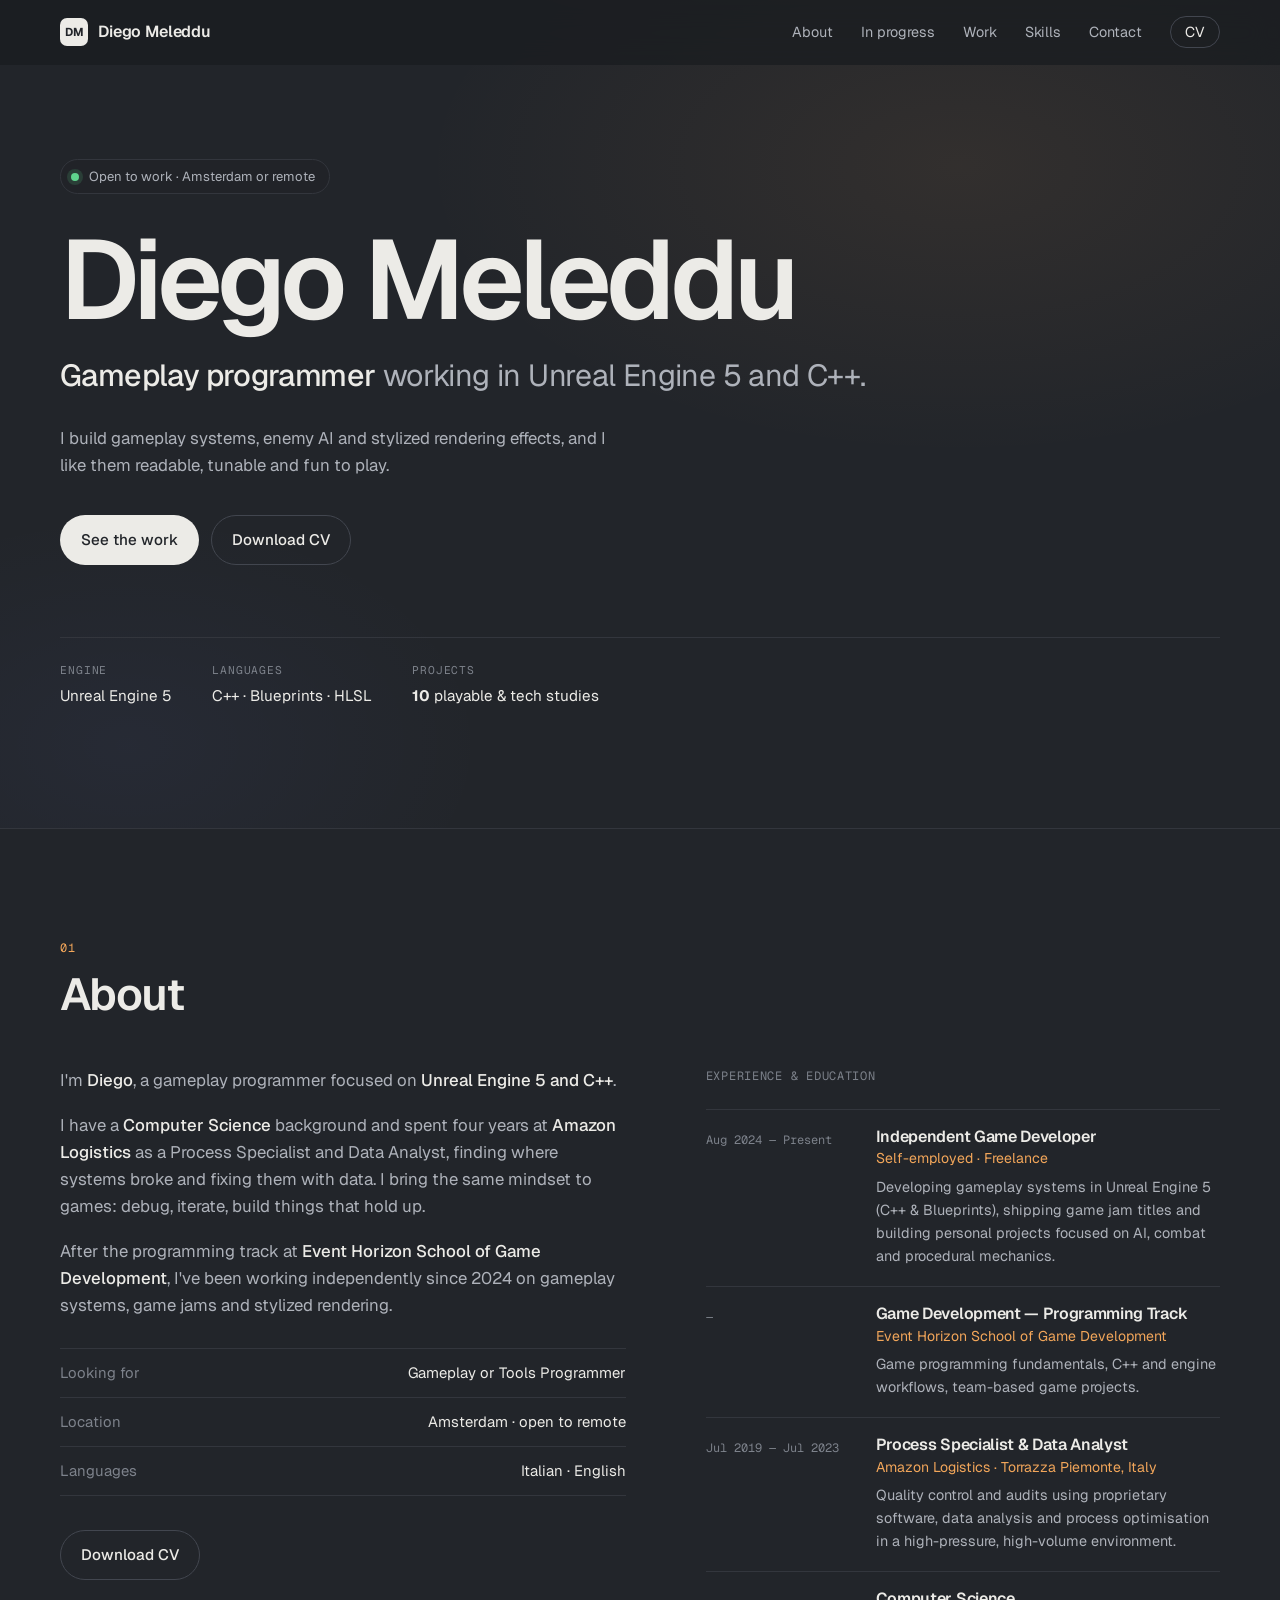
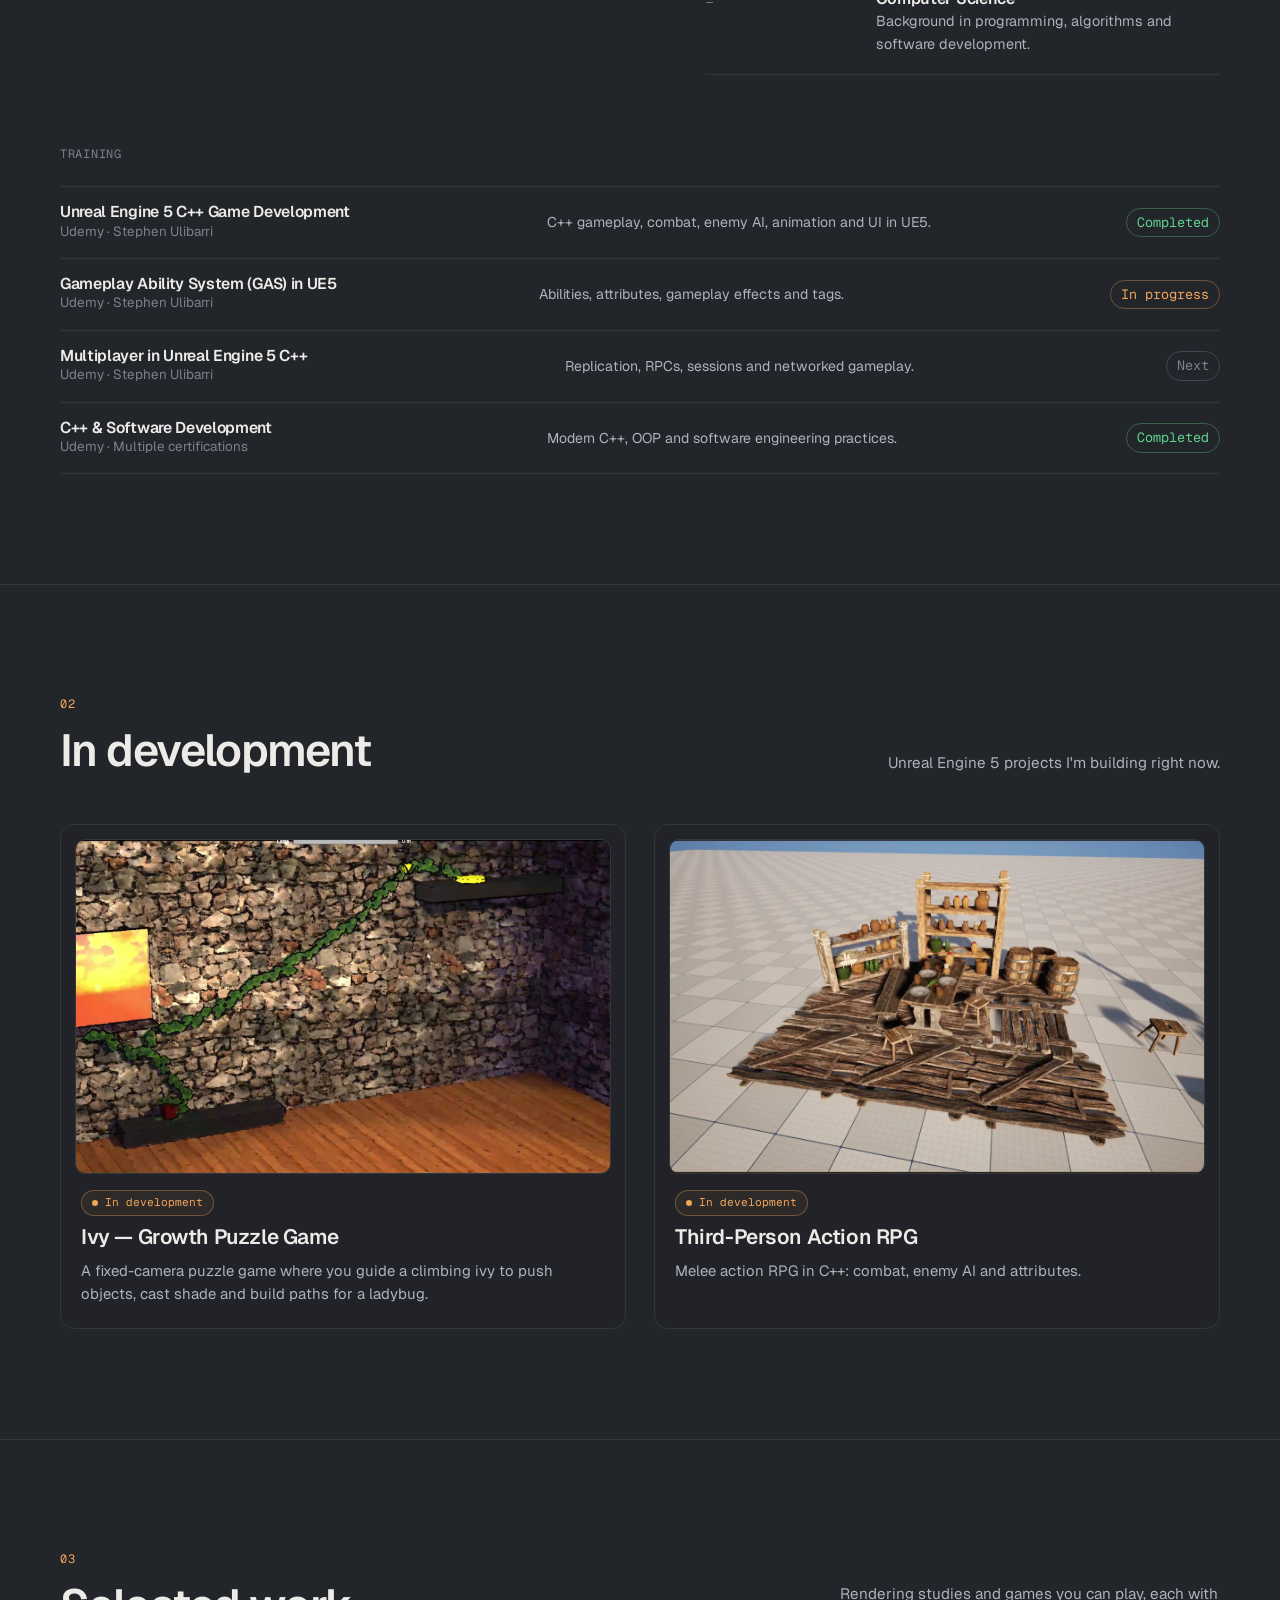
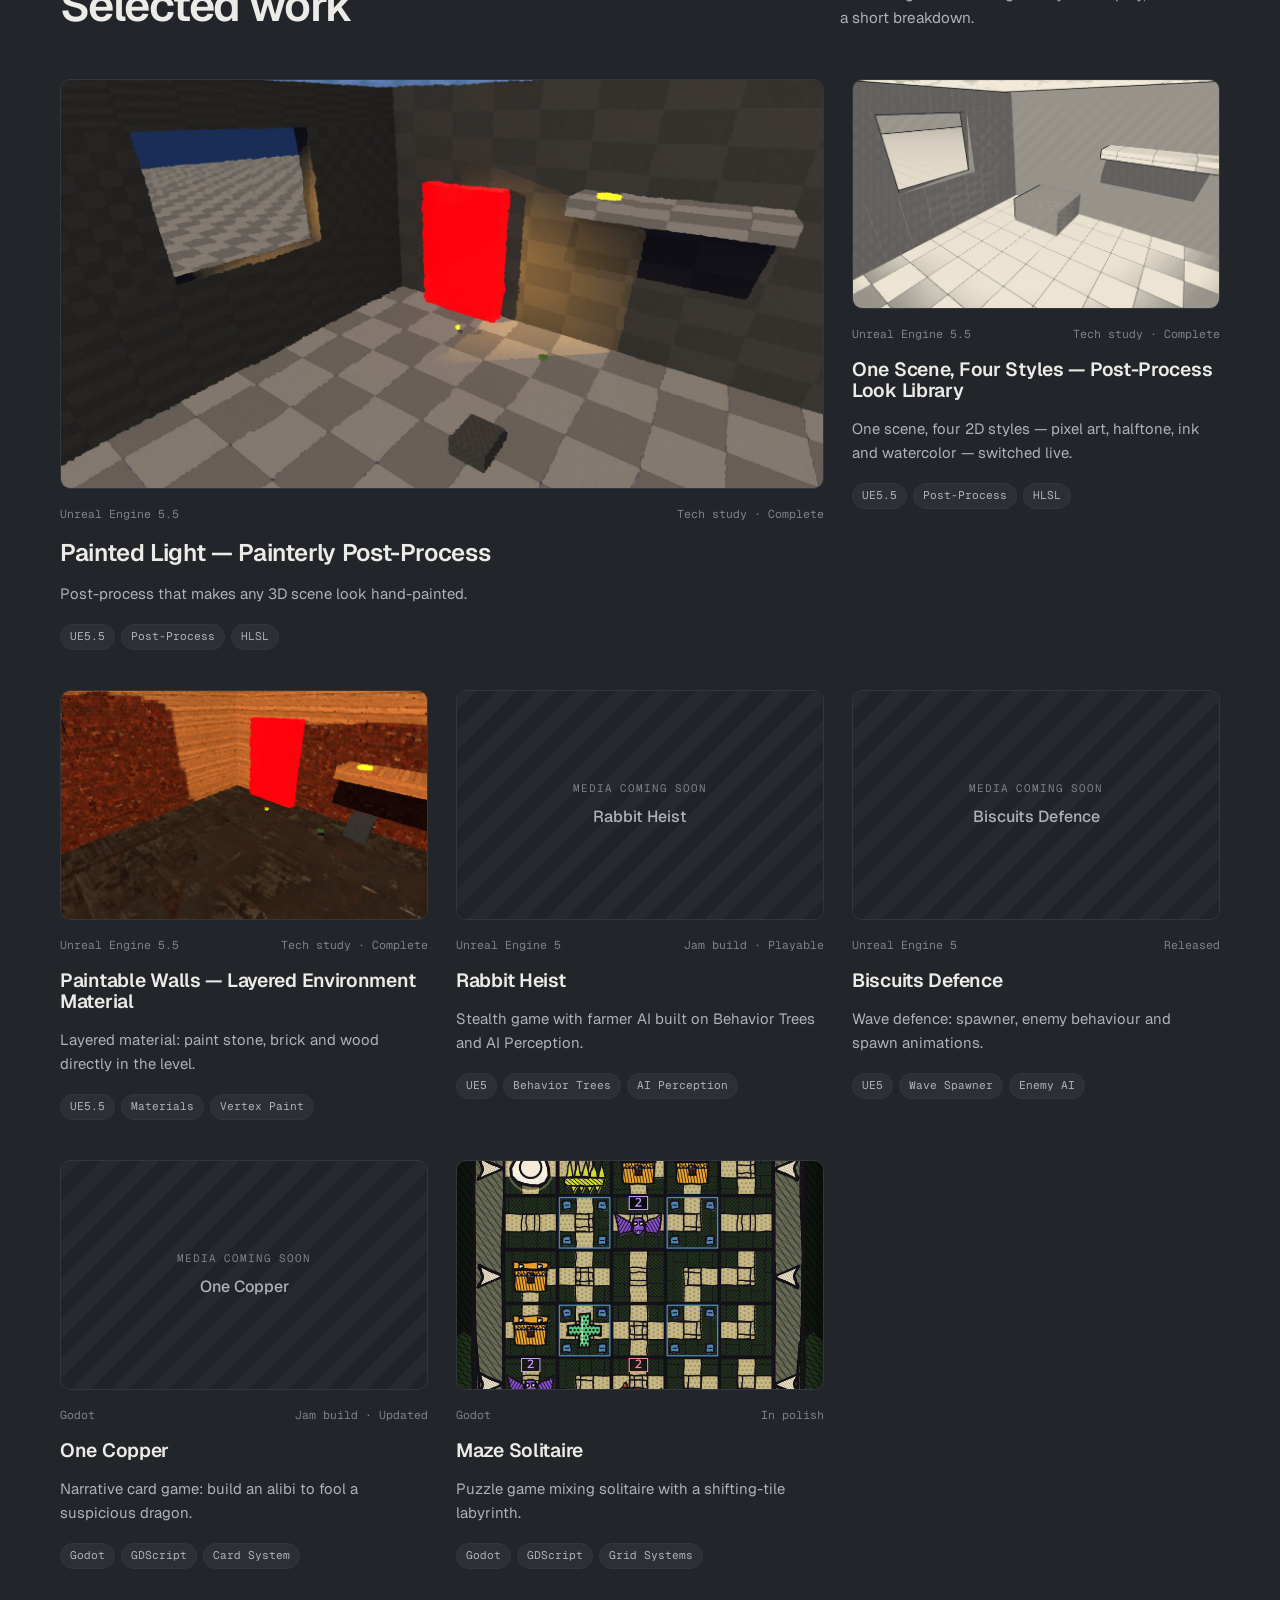
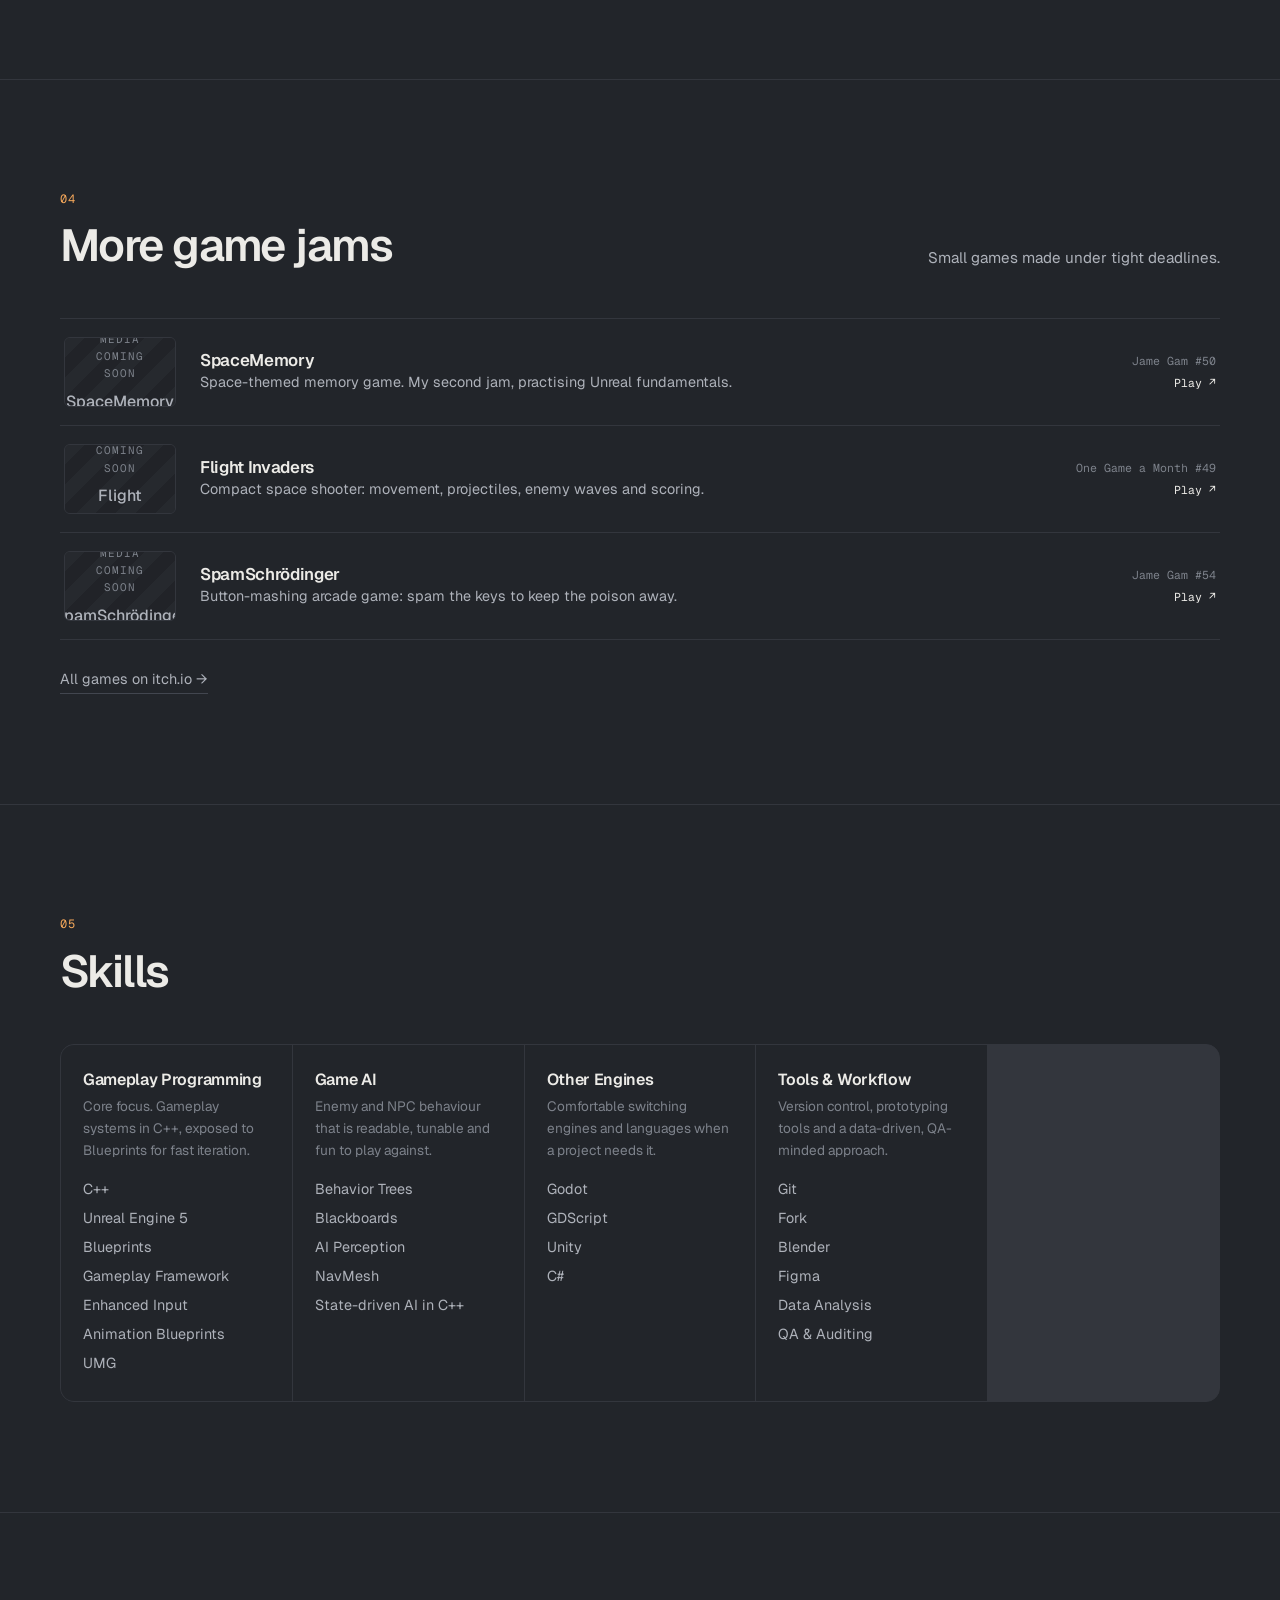
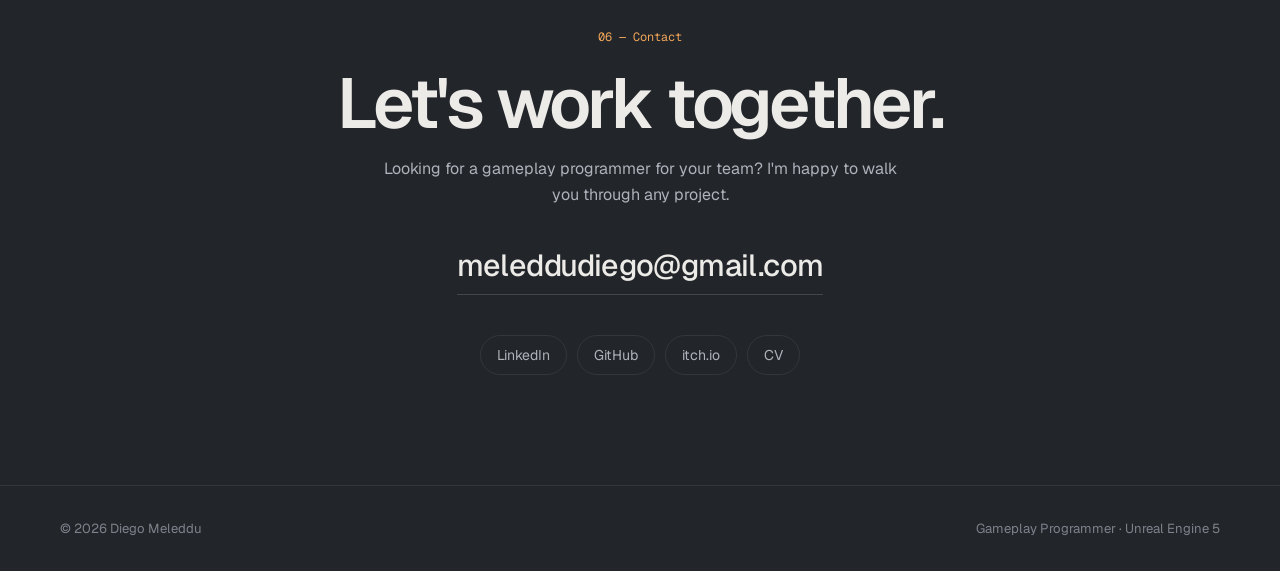
<file: index.html>
<!DOCTYPE html>
<html lang="en">
<head>
<meta charset="UTF-8">
<meta name="viewport" content="width=device-width, initial-scale=1.0">
<title>Diego Meleddu — Gameplay Programmer | Unreal Engine 5 & C++</title>
<meta name="description" content="Portfolio of Diego Meleddu, gameplay programmer specialising in Unreal Engine 5, C++ and Blueprints. Open to work in Amsterdam and remote.">
<meta property="og:title" content="Diego Meleddu — Gameplay Programmer">
<meta property="og:description" content="Unreal Engine 5 · C++ · Blueprints — gameplay systems, AI and tech art.">
<meta property="og:image" content="https://diegomeleddu.github.io/asset/og-preview.png">
<link rel="preconnect" href="https://fonts.googleapis.com">
<link rel="preconnect" href="https://fonts.gstatic.com" crossorigin>
<link href="https://fonts.googleapis.com/css2?family=Geist:wght@400;500;600;700&family=Geist+Mono:wght@400;500&display=swap" rel="stylesheet">
<link rel="stylesheet" href="style.css">
</head>
<body>

<nav class="nav">
  <div class="container">
    <a href="index.html" class="logo"><span class="logo-mark">DM</span>Diego Meleddu</a>
    <button class="menu-btn" aria-label="Open menu">☰</button>
    <ul class="nav-links">
      <li><a href="#about">About</a></li>
      <li><a href="#wip">In progress</a></li>
      <li><a href="#projects">Work</a></li>
      <li><a href="#skills">Skills</a></li>
      <li><a href="#contact">Contact</a></li>
      <li><a data-cv class="nav-cv">CV</a></li>
    </ul>
  </div>
</nav>

<header class="hero" id="top">
  <div class="container">
    <div class="status"><span class="dot"></span>Open to work · Amsterdam or remote</div>
    <h1>Diego Meleddu</h1>
    <p class="hero-role"><strong>Gameplay programmer</strong> working in Unreal Engine 5 and C++.</p>
    <p class="hero-lead">I build gameplay systems, enemy AI and stylized rendering effects, and I like them readable, tunable and fun to play.</p>
    <div class="btn-row">
      <a href="#projects" class="btn btn-primary">See the work</a>
      <a data-cv class="btn btn-ghost">Download CV</a>
    </div>
    <div class="hero-facts">
      <div><span>Engine</span>Unreal Engine 5</div>
      <div><span>Languages</span>C++ · Blueprints · HLSL</div>
      <div><span>Projects</span><b id="statProjects">0</b> playable &amp; tech studies</div>
    </div>
  </div>
</header>

<section id="about">
  <div class="container">
    <div class="section-head reveal">
      <div><span class="idx">01</span><h2>About</h2></div>
    </div>
    <div class="about">
      <div class="about-text reveal">
        <p>I'm <strong>Diego</strong>, a gameplay programmer focused on <strong>Unreal Engine 5 and C++</strong>.</p>
        <p>I have a <strong>Computer Science</strong> background and spent four years at <strong>Amazon Logistics</strong> as a Process Specialist and Data Analyst, finding where systems broke and fixing them with data. I bring the same mindset to games: debug, iterate, build things that hold up.</p>
        <p>After the programming track at <strong>Event Horizon School of Game Development</strong>, I've been working independently since 2024 on gameplay systems, game jams and stylized rendering.</p>
        <ul class="facts">
          <li><span>Looking for</span><span>Gameplay or Tools Programmer</span></li>
          <li><span>Location</span><span>Amsterdam · open to remote</span></li>
          <li><span>Languages</span><span>Italian · English</span></li>
        </ul>
        <a data-cv class="btn btn-ghost">Download CV</a>
      </div>
      <div class="reveal">
        <p class="sub">Experience &amp; education</p>
        <ul class="timeline" id="timeline"></ul>
      </div>
    </div>
    <div class="courses reveal">
      <p class="sub">Training</p>
      <div id="courses"></div>
    </div>
  </div>
</section>

<section id="wip">
  <div class="container">
    <div class="section-head reveal">
      <div><span class="idx">02</span><h2>In development</h2></div>
      <p>Unreal Engine 5 projects I'm building right now.</p>
    </div>
    <div class="wip-grid" id="wipList"></div>
  </div>
</section>

<section id="projects">
  <div class="container">
    <div class="section-head reveal">
      <div><span class="idx">03</span><h2>Selected work</h2></div>
      <p>Rendering studies and games you can play, each with a short breakdown.</p>
    </div>
    <div class="cards" id="featuredGrid"></div>
  </div>
</section>

<section id="jams">
  <div class="container">
    <div class="section-head reveal">
      <div><span class="idx">04</span><h2>More game jams</h2></div>
      <p>Small games made under tight deadlines.</p>
    </div>
    <div class="jams reveal" id="jamsList"></div>
    <a class="link-more" data-link="itch">All games on itch.io →</a>
  </div>
</section>

<section id="skills">
  <div class="container">
    <div class="section-head reveal">
      <div><span class="idx">05</span><h2>Skills</h2></div>
    </div>
    <div class="skills reveal" id="skillsGrid"></div>
  </div>
</section>

<section id="contact">
  <div class="container contact reveal">
    <span class="idx">06 — Contact</span>
    <h2>Let's work together.</h2>
    <p>Looking for a gameplay programmer for your team? I'm happy to walk you through any project.</p>
    <a data-email class="contact-mail"></a>
    <div class="socials">
      <a data-link="linkedin">LinkedIn</a>
      <a data-link="github">GitHub</a>
      <a data-link="itch">itch.io</a>
      <a data-cv>CV</a>
    </div>
  </div>
</section>

<footer>
  <div class="container"><span>© <span data-year></span> Diego Meleddu</span><span>Gameplay Programmer · Unreal Engine 5</span></div>
</footer>

<script src="data.js"></script>
<script src="app.js"></script>
<script>
  const STATUS = { completed: "Completed", progress: "In progress", planned: "Next" };

  const cardHTML = p => `
    <a class="card reveal" href="project.html?id=${p.id}">
      <div class="media">${mediaHTML(p)}</div>
      <div class="card-meta"><span>${p.engine}</span><span>${p.status}</span></div>
      <h3>${p.title}</h3>
      <p>${p.summary}</p>
      ${tagsHTML(p.tags, 3)}
    </a>`;

  const wipHTML = p => `
    <a class="wip reveal" href="project.html?id=${p.id}">
      <div class="media">${mediaHTML(p)}</div>
      <div class="wip-body">
        <span class="pill">${p.status}</span>
        <h3>${p.title}</h3>
        <p>${p.summary}</p>
      </div>
    </a>`;

  const jamHTML = j => `
    <a class="jam" href="${j.link}" target="_blank" rel="noopener">
      <div class="media">${mediaHTML(j)}</div>
      <div><h4>${j.title}</h4><p>${j.summary}</p></div>
      <div class="jam-side">${j.event}<b>Play ↗</b></div>
    </a>`;

  document.getElementById("featuredGrid").innerHTML = PROJECTS.filter(p => p.type === "featured").map(cardHTML).join("");
  document.getElementById("wipList").innerHTML = PROJECTS.filter(p => p.type === "wip").map(wipHTML).join("");
  document.getElementById("jamsList").innerHTML = JAMS.map(jamHTML).join("");

  document.getElementById("skillsGrid").innerHTML = SKILLS.map(s => `
    <div class="skill">
      <h3>${s.group}</h3>
      <p>${s.text}</p>
      <ul>${s.items.map(i => `<li>${i}</li>`).join("")}</ul>
    </div>`).join("");

  document.getElementById("timeline").innerHTML = EXPERIENCE.map(e => `
    <li class="tl">
      <span class="tl-when">${e.when}</span>
      <div><h4>${e.title}</h4><span class="tl-org">${e.org}</span><p>${e.text}</p></div>
    </li>`).join("");

  document.getElementById("courses").innerHTML = COURSES.map(c => `
    <div class="course">
      <div><h4>${c.title}</h4><span>${c.provider}</span></div>
      <p>${c.focus}</p>
      <span class="status-tag ${c.status}">${STATUS[c.status]}</span>
    </div>`).join("");

  document.getElementById("statProjects").textContent = PROJECTS.filter(p => p.type === "featured").length + JAMS.length;

  applySiteLinks();
  initNav();
  initReveal();
  initHoverVideos();
</script>
</body>
</html>
</file>
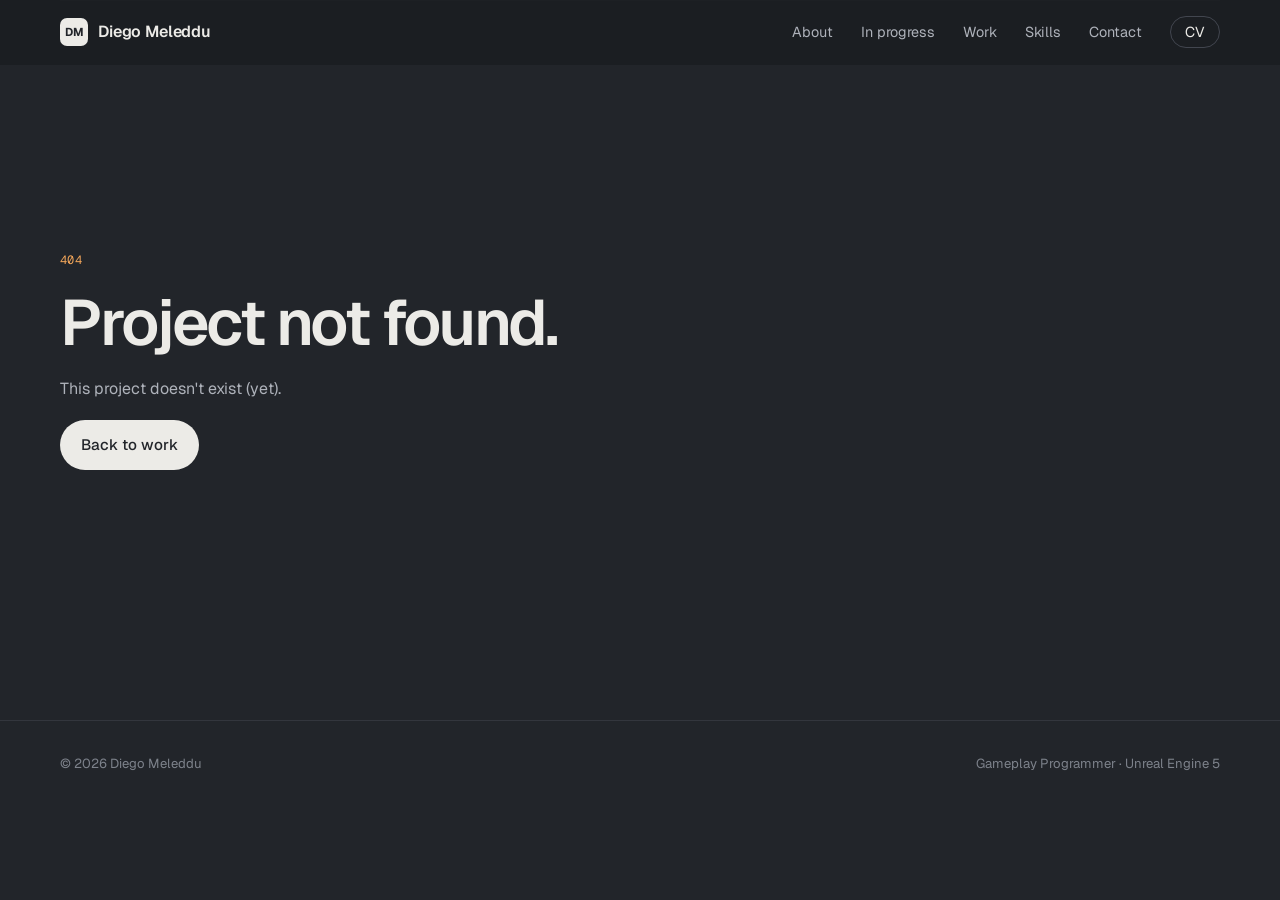
<file: project.html>
<!DOCTYPE html>
<html lang="en">
<head>
<meta charset="UTF-8">
<meta name="viewport" content="width=device-width, initial-scale=1.0">
<title>Project — Diego Meleddu</title>
<link rel="preconnect" href="https://fonts.googleapis.com">
<link rel="preconnect" href="https://fonts.gstatic.com" crossorigin>
<link href="https://fonts.googleapis.com/css2?family=Geist:wght@400;500;600;700&family=Geist+Mono:wght@400;500&display=swap" rel="stylesheet">
<link rel="stylesheet" href="style.css">
</head>
<body>

<nav class="nav">
  <div class="container">
    <a href="index.html" class="logo"><span class="logo-mark">DM</span>Diego Meleddu</a>
    <button class="menu-btn" aria-label="Open menu">☰</button>
    <ul class="nav-links">
      <li><a href="index.html#about">About</a></li>
      <li><a href="index.html#wip">In progress</a></li>
      <li><a href="index.html#projects">Work</a></li>
      <li><a href="index.html#skills">Skills</a></li>
      <li><a href="index.html#contact">Contact</a></li>
      <li><a data-cv class="nav-cv">CV</a></li>
    </ul>
  </div>
</nav>

<main id="project"></main>

<footer>
  <div class="container"><span>© <span data-year></span> Diego Meleddu</span><span>Gameplay Programmer · Unreal Engine 5</span></div>
</footer>

<script src="data.js"></script>
<script src="app.js"></script>
<script>
  const root = document.getElementById("project");
  const idx = PROJECTS.findIndex(p => p.id === new URLSearchParams(location.search).get("id"));

  if (idx === -1) {
    root.innerHTML = `
      <section class="container notfound">
        <span class="p-label">404</span>
        <h1>Project not found.</h1>
        <p>This project doesn't exist (yet).</p>
        <a href="index.html#projects" class="btn btn-primary">Back to work</a>
      </section>`;
  } else {
    const p = PROJECTS[idx];
    const prev = PROJECTS[(idx - 1 + PROJECTS.length) % PROJECTS.length];
    const next = PROJECTS[(idx + 1) % PROJECTS.length];
    document.title = `${p.title} — ${SITE.name}`;

    let n = 0;
    const block = (title, content) => `
      <div class="block reveal">
        <span class="block-idx">${String(++n).padStart(2, "0")}</span>
        <h2>${title}</h2>
        ${content}
      </div>`;
    const list = items => `<ul class="list">${items.map(i => `<li>${i}</li>`).join("")}</ul>`;

    const meta = [
      ["Role", p.role], ["Engine", p.engine], ["Tools", p.language], ["Team", p.team],
      ["Duration", p.duration], ["Event", p.event], ["Platform", p.platform], ["Status", p.status]
    ].filter(([, v]) => v);

    const links = p.links || {};
    const actions = [
      links.itch && `<a class="btn btn-primary" href="${links.itch}" target="_blank" rel="noopener">Play on itch.io ↗</a>`,
      links.github && `<a class="btn btn-ghost" href="${links.github}" target="_blank" rel="noopener">Source code ↗</a>`,
      links.youtube && `<a class="btn btn-ghost" href="${links.youtube}" target="_blank" rel="noopener">Watch video ↗</a>`
    ].filter(Boolean).join("");

    const sections = [
      p.overview?.length && block("Overview", p.overview.map(t => `<p>${t}</p>`).join("")),

      p.compare && block("Before / after", `
        <div class="compare" style="--pos: 50%">
          <img src="${p.compare.before}" alt="${p.compare.beforeLabel || "Before"}">
          <img class="compare-after" src="${p.compare.after}" alt="${p.compare.afterLabel || "After"}">
          <span class="compare-line" aria-hidden="true"></span>
          <span class="compare-tag l">${p.compare.beforeLabel || "Before"}</span>
          <span class="compare-tag r">${p.compare.afterLabel || "After"}</span>
          <input class="compare-range" type="range" min="0" max="100" value="50" aria-label="Before / after slider">
        </div>
        <p class="hint">Drag to compare.</p>`),

      p.styles?.length && block("Try the styles", `
        <div class="styler">
          <div class="tabs" role="tablist">${p.styles.map((s, i) => `
            <button type="button" role="tab" class="tab${i === 0 ? " on" : ""}" data-i="${i}"><kbd>${s.key}</kbd>${s.label}</button>`).join("")}
          </div>
          <div class="view">${p.styles.map((s, i) => `
            <img src="${s.src}" alt="${p.title} — ${s.label}" class="${i === 0 ? "on" : ""}">`).join("")}
          </div>
          <p class="view-text">${p.styles[0].text}</p>
        </div>
        <p class="hint">Click a style or press 0–${p.styles.length - 1}, like in the demo.</p>`),

      p.pipeline?.length && block("How it works", `
        <div class="pipeline">${p.pipeline.map((s, i) => `
          <div class="step${s.highlight ? " hl" : ""}"><span>${String(i + 1).padStart(2, "0")}</span><strong>${s.title}</strong><p>${s.text}</p></div>`).join('<span class="arrow" aria-hidden="true">→</span>')}
        </div>`),

      p.built?.length && block("What I built", list(p.built)),

      p.breakdown?.length && block("Technical notes", `<div class="boxes">${p.breakdown.map(b => `
        <div class="box"><h3>${b.title}</h3><p>${b.text}</p></div>`).join("")}</div>`),

      p.challenges?.length && block("Problems solved", `<div class="boxes">${p.challenges.map(c => `
        <div class="box"><span class="box-label">Problem</span><h3>${c.problem}</h3><p>${c.solution}</p></div>`).join("")}</div>`),

      p.youtubeId && block("Video", `<div class="yt"><iframe src="https://www.youtube-nocookie.com/embed/${p.youtubeId}" title="${p.title} video" allowfullscreen loading="lazy"></iframe></div>`),

      p.gallery?.length && block("Gallery", `<div class="gallery">${p.gallery.map(g => `
        <figure><img src="${g.src}" alt="${g.caption || p.title}" loading="lazy" onerror="const g=this.closest('.gallery'); this.closest('figure').remove(); if (!g.querySelector('figure')) g.closest('.block').remove();">${g.caption ? `<figcaption>${g.caption}</figcaption>` : ""}</figure>`).join("")}</div>`),

      p.code && block("Code sample", `
        <div class="code"><div class="code-head">${p.code.title || ""}</div><pre><code>${esc(p.code.snippet)}</code></pre></div>`),

      p.next?.length && block("Next steps", list(p.next)),

      p.learned && block("What I learned", `<p>${p.learned}</p>`)
    ].filter(Boolean).join("");

    root.innerHTML = `
      <section class="p-top" style="border-top: 0">
        <div class="container">
          <a href="index.html#${p.type === "wip" ? "wip" : "projects"}" class="back">← Back to work</a>
          <span class="p-label">${p.type === "wip" ? "In development" : "Project"} · ${p.event || p.engine}</span>
          <h1>${p.title}</h1>
          <p class="p-lead">${p.summary}</p>
          ${tagsHTML(p.tags)}
          ${actions ? `<div class="btn-row">${actions}</div>` : ""}

          <div class="p-media"><div class="media">${mediaHTML(p, { controls: true })}</div></div>

          <div class="p-layout">
            <article class="p-main">
              ${p.note ? `<div class="note">${p.note}</div>` : ""}
              ${sections}
            </article>
            <aside class="meta">
              <dl>${meta.map(([k, v]) => `<dt>${k}</dt><dd>${v}</dd>`).join("")}</dl>
            </aside>
          </div>

          <nav class="p-nav">
            <a href="project.html?id=${prev.id}"><span>← Previous</span><strong>${prev.title}</strong></a>
            <a href="project.html?id=${next.id}"><span>Next →</span><strong>${next.title}</strong></a>
          </nav>
        </div>
      </section>`;

    /* style switcher (buttons + number keys, like the in-engine demo) */
    root.querySelectorAll(".styler").forEach(box => {
      const tabs = [...box.querySelectorAll(".tab")];
      const imgs = [...box.querySelectorAll(".view img")];
      const text = box.querySelector(".view-text");
      const show = i => {
        if (!p.styles[i]) return;
        tabs.forEach((t, k) => t.classList.toggle("on", k === i));
        imgs.forEach((im, k) => im.classList.toggle("on", k === i));
        text.textContent = p.styles[i].text;
      };
      tabs.forEach(t => t.addEventListener("click", () => show(+t.dataset.i)));
      addEventListener("keydown", ev => {
        if (ev.ctrlKey || ev.metaKey || ev.altKey) return;
        const i = p.styles.findIndex(s => s.key === ev.key);
        if (i !== -1) show(i);
      });
    });

    /* before / after slider */
    root.querySelectorAll(".compare").forEach(box => {
      const range = box.querySelector(".compare-range");
      range.addEventListener("input", () => box.style.setProperty("--pos", range.value + "%"));
    });
  }

  applySiteLinks();
  initNav();
  initReveal();
</script>
</body>
</html>
</file>
<file: style.css>
/* =========================================================
   STYLE.CSS — dark, clean portfolio theme
   ========================================================= */
:root {
  --bg: #22252a;
  --bg-2: #212328;
  --surface: #26292e;
  --surface-2: #2c2f35;
  --line: #33363d;
  --line-2: #42464f;
  --text: #ecebe7;
  --muted: #aeb2ba;
  --dim: #7d828b;
  --accent: #f2a65a;
  --accent-ink: #1a1207;
  --ok: #5fd38d;
  --radius: 10px;
  --font: 'Geist', system-ui, -apple-system, 'Segoe UI', sans-serif;
  --mono: 'Geist Mono', ui-monospace, 'SFMono-Regular', Menlo, monospace;
  --ease: cubic-bezier(.2, .7, .2, 1);
}

* { margin: 0; padding: 0; box-sizing: border-box; }
html { scroll-behavior: smooth; scroll-padding-top: 80px; }
body {
  background: var(--bg);
  color: var(--text);
  font-family: var(--font);
  font-size: 16px;
  line-height: 1.6;
  -webkit-font-smoothing: antialiased;
  overflow-x: hidden;
}
::selection { background: var(--accent); color: var(--accent-ink); }
a { color: inherit; text-decoration: none; }
img, video { display: block; max-width: 100%; }
button { font: inherit; }
.container { width: min(1160px, 100% - 40px); margin-inline: auto; }
.mono { font-family: var(--mono); }
h1, h2, h3, h4 { font-weight: 600; line-height: 1.1; letter-spacing: -.02em; }

/* ---------- NAV ---------- */
.nav {
  position: fixed; inset: 0 0 auto; z-index: 100;
  background: rgba(27, 29, 33, .8);
  backdrop-filter: saturate(140%) blur(14px);
  -webkit-backdrop-filter: saturate(140%) blur(14px);
  border-bottom: 1px solid transparent;
  transition: border-color .3s;
}
.nav.scrolled { border-bottom-color: var(--line); }
.nav .container { height: 64px; display: flex; align-items: center; justify-content: space-between; }
.logo { display: flex; align-items: center; gap: 10px; font-weight: 600; letter-spacing: -.01em; }
.logo-mark {
  width: 28px; height: 28px; display: grid; place-items: center; border-radius: 7px;
  background: var(--text); color: var(--bg); font-size: .72rem; font-weight: 700; letter-spacing: 0;
}
.nav-links { display: flex; align-items: center; gap: 28px; list-style: none; }
.nav-links a { font-size: .9rem; color: var(--muted); transition: color .2s; }
.nav-links a:hover { color: var(--text); }
.nav-links .nav-cv { color: var(--text); padding: 6px 14px; border: 1px solid var(--line-2); border-radius: 999px; }
.nav-links .nav-cv:hover { border-color: var(--text); }
.menu-btn { display: none; background: none; border: 0; color: var(--text); font-size: 1.4rem; cursor: pointer; }

/* ---------- BUTTONS ---------- */
.btn-row { display: flex; flex-wrap: wrap; gap: 12px; }
.btn {
  display: inline-flex; align-items: center; gap: 8px; padding: 12px 20px; border-radius: 999px;
  font-size: .95rem; font-weight: 500; cursor: pointer; border: 1px solid transparent;
  transition: background .2s, border-color .2s, color .2s, transform .2s var(--ease);
}
.btn:hover { transform: translateY(-1px); }
.btn-primary { background: var(--text); color: var(--bg); }
.btn-primary:hover { background: var(--accent); color: var(--accent-ink); }
.btn-ghost { border-color: var(--line-2); color: var(--text); }
.btn-ghost:hover { border-color: var(--text); }

/* ---------- HERO ---------- */
.hero { position: relative; min-height: 92vh; display: flex; align-items: center; padding: 120px 0 80px; }
.hero::before {
  content: ""; position: absolute; inset: 0; pointer-events: none;
  background:
    radial-gradient(60% 50% at 75% 20%, rgba(242, 166, 90, .08), transparent 70%),
    radial-gradient(40% 40% at 10% 90%, rgba(120, 140, 255, .05), transparent 70%);
}
.hero .container { position: relative; }
.status {
  display: inline-flex; align-items: center; gap: 10px; margin-bottom: 32px; padding: 6px 14px 6px 10px;
  font-size: .82rem; color: var(--muted); border: 1px solid var(--line); border-radius: 999px; background: var(--bg-2);
}
.dot { width: 8px; height: 8px; border-radius: 50%; background: var(--ok); box-shadow: 0 0 0 4px rgba(95, 211, 141, .15); }
.hero h1 { font-size: clamp(3rem, 9vw, 7rem); font-weight: 600; letter-spacing: -.045em; line-height: .95; }
.hero-role { margin-top: 18px; font-size: clamp(1.25rem, 2.6vw, 1.9rem); font-weight: 400; letter-spacing: -.02em; color: var(--muted); }
.hero-role strong { color: var(--text); font-weight: 500; }
.hero-lead { margin: 26px 0 36px; max-width: 560px; color: var(--muted); font-size: 1.05rem; }
.hero-facts { display: flex; flex-wrap: wrap; gap: 10px 40px; margin-top: 72px; padding-top: 24px; border-top: 1px solid var(--line); }
.hero-facts div { font-size: .95rem; }
.hero-facts span { display: block; margin-bottom: 4px; font-family: var(--mono); font-size: .7rem; letter-spacing: .08em; text-transform: uppercase; color: var(--dim); }

/* ---------- SECTIONS ---------- */
section { padding: 110px 0; border-top: 1px solid var(--line); }
.section-head { display: flex; align-items: flex-end; justify-content: space-between; gap: 24px; margin-bottom: 48px; flex-wrap: wrap; }
.section-head .idx { display: block; margin-bottom: 12px; font-family: var(--mono); font-size: .75rem; color: var(--accent); letter-spacing: .06em; }
.section-head h2 { font-size: clamp(2rem, 4vw, 2.8rem); letter-spacing: -.035em; }
.section-head p { max-width: 380px; color: var(--muted); font-size: .95rem; }

/* ---------- MEDIA ---------- */
.media { position: relative; aspect-ratio: 16 / 10; overflow: hidden; border-radius: var(--radius); background: var(--surface); border: 1px solid var(--line); }
.media img, .media video { width: 100%; height: 100%; object-fit: cover; transition: transform .6s var(--ease); }
.ph {
  width: 100%; height: 100%; display: flex; flex-direction: column; align-items: center; justify-content: center; gap: 6px;
  padding: 16px; text-align: center;
  background: repeating-linear-gradient(135deg, var(--surface) 0 14px, var(--bg-2) 14px 28px);
}
.ph span { font-family: var(--mono); font-size: .68rem; letter-spacing: .08em; text-transform: uppercase; color: var(--dim); }
.ph strong { font-weight: 500; color: var(--muted); }

/* ---------- TAGS ---------- */
.tags { display: flex; flex-wrap: wrap; gap: 6px; }
.tags span {
  font-family: var(--mono); font-size: .7rem; padding: 3px 9px; border-radius: 999px;
  color: var(--muted); background: var(--surface-2); border: 1px solid var(--line);
}

/* ---------- PROJECT CARDS ---------- */
.cards { display: grid; grid-template-columns: repeat(3, 1fr); gap: 40px 28px; }
.card { display: flex; flex-direction: column; gap: 16px; }
.card:hover .media img, .card:hover .media video { transform: scale(1.04); }
.card:hover h3 { color: var(--accent); }
.card-meta { display: flex; justify-content: space-between; gap: 10px; font-family: var(--mono); font-size: .72rem; color: var(--dim); }
.card h3 { font-size: 1.2rem; letter-spacing: -.015em; transition: color .2s; }
.card p { color: var(--muted); font-size: .93rem; }
.card .tags { margin-top: 2px; }
.cards .card:first-child { grid-column: span 2; }
.cards .card:first-child .media { aspect-ratio: 16 / 8.6; }
.cards .card:first-child h3 { font-size: 1.5rem; }

/* ---------- WIP ---------- */
.wip-grid { display: grid; grid-template-columns: repeat(2, 1fr); gap: 28px; }
.wip { display: flex; flex-direction: column; gap: 16px; padding: 14px 14px 22px; border: 1px solid var(--line); border-radius: 14px; background: var(--bg-2); transition: border-color .25s; }
.wip:hover { border-color: var(--line-2); }
.wip:hover .media img { transform: scale(1.04); }
.wip-body { display: flex; flex-direction: column; gap: 10px; padding: 0 6px; }
.pill {
  align-self: flex-start; display: inline-flex; align-items: center; gap: 7px; padding: 3px 10px; border-radius: 999px;
  font-family: var(--mono); font-size: .7rem; color: var(--accent); border: 1px solid rgba(242, 166, 90, .35); background: rgba(242, 166, 90, .06);
}
.pill::before { content: ""; width: 6px; height: 6px; border-radius: 50%; background: currentColor; }
.wip h3 { font-size: 1.3rem; }
.wip p { color: var(--muted); font-size: .93rem; }

/* ---------- JAMS ---------- */
.jams { border-top: 1px solid var(--line); }
.jam { display: grid; grid-template-columns: 112px 1fr auto; align-items: center; gap: 24px; padding: 18px 4px; border-bottom: 1px solid var(--line); transition: background .2s; }
.jam:hover { background: var(--bg-2); }
.jam .media { aspect-ratio: 16 / 10; border-radius: 6px; }
.jam h4 { font-size: 1.05rem; margin-bottom: 2px; }
.jam p { color: var(--muted); font-size: .9rem; }
.jam-side { text-align: right; font-family: var(--mono); font-size: .72rem; color: var(--dim); }
.jam-side b { display: block; margin-top: 4px; font-weight: 400; color: var(--text); }
.jam:hover .jam-side b { color: var(--accent); }
.link-more { display: inline-block; margin-top: 28px; font-size: .9rem; color: var(--muted); border-bottom: 1px solid var(--line-2); padding-bottom: 2px; }
.link-more:hover { color: var(--text); border-color: var(--text); }

/* ---------- SKILLS ---------- */
.skills { display: grid; grid-template-columns: repeat(5, 1fr); gap: 1px; background: var(--line); border: 1px solid var(--line); border-radius: 14px; overflow: hidden; }
.skill { padding: 26px 22px; background: var(--bg); }
.skill h3 { font-size: 1rem; margin-bottom: 8px; }
.skill p { font-size: .85rem; color: var(--dim); margin-bottom: 16px; }
.skill ul { list-style: none; display: grid; gap: 6px; }
.skill li { font-size: .9rem; color: var(--muted); }

/* ---------- ABOUT ---------- */
.about { display: grid; grid-template-columns: 1.1fr 1fr; gap: 80px; }
.about-text p { color: var(--muted); font-size: 1.05rem; margin-bottom: 18px; }
.about-text strong { color: var(--text); font-weight: 500; }
.facts { list-style: none; margin: 30px 0 34px; border-top: 1px solid var(--line); }
.facts li { display: flex; justify-content: space-between; gap: 16px; padding: 12px 0; border-bottom: 1px solid var(--line); font-size: .93rem; }
.facts li span:first-child { color: var(--dim); }
.sub { font-family: var(--mono); font-size: .75rem; letter-spacing: .06em; text-transform: uppercase; color: var(--dim); margin-bottom: 22px; }
.timeline { list-style: none; }
.tl { display: grid; grid-template-columns: 150px 1fr; gap: 20px; padding: 18px 0; border-top: 1px solid var(--line); }
.tl:last-child { border-bottom: 1px solid var(--line); }
.tl-when { font-family: var(--mono); font-size: .75rem; color: var(--dim); padding-top: 3px; }
.tl h4 { font-size: 1rem; margin-bottom: 2px; }
.tl-org { display: block; font-size: .88rem; color: var(--accent); margin-bottom: 6px; }
.tl p { font-size: .9rem; color: var(--muted); }
.tl-when:empty::before { content: "—"; }
.tl-org:empty { display: none; }
.courses { margin-top: 70px; }
.course { display: grid; grid-template-columns: 1fr 1.2fr auto; gap: 24px; align-items: center; padding: 16px 0; border-top: 1px solid var(--line); }
.course:last-child { border-bottom: 1px solid var(--line); }
.course h4 { font-size: .98rem; }
.course span { display: block; font-size: .84rem; color: var(--dim); }
.course p { font-size: .88rem; color: var(--muted); }
.status-tag { font-family: var(--mono); font-size: .7rem; padding: 3px 10px; border-radius: 999px; border: 1px solid var(--line-2); color: var(--dim); white-space: nowrap; }
.status-tag.completed { color: var(--ok); border-color: rgba(95, 211, 141, .35); }
.status-tag.progress { color: var(--accent); border-color: rgba(242, 166, 90, .35); }

/* ---------- CONTACT ---------- */
.contact { text-align: center; }
.contact .idx { font-family: var(--mono); font-size: .75rem; color: var(--accent); }
.contact h2 { margin: 16px 0 14px; font-size: clamp(2.4rem, 6vw, 4.4rem); letter-spacing: -.045em; }
.contact p { max-width: 520px; margin: 0 auto 34px; color: var(--muted); }
.contact-mail { display: inline-block; font-size: clamp(1.2rem, 3vw, 1.9rem); font-weight: 500; letter-spacing: -.02em; border-bottom: 1px solid var(--line-2); padding-bottom: 4px; transition: color .2s, border-color .2s; }
.contact-mail:hover { color: var(--accent); border-color: var(--accent); }
.socials { display: flex; justify-content: center; flex-wrap: wrap; gap: 10px; margin-top: 40px; }
.socials a { font-size: .88rem; color: var(--muted); padding: 8px 16px; border: 1px solid var(--line); border-radius: 999px; transition: color .2s, border-color .2s; }
.socials a:hover { color: var(--text); border-color: var(--line-2); }

footer { padding: 32px 0; border-top: 1px solid var(--line); }
footer .container { display: flex; justify-content: space-between; gap: 16px; flex-wrap: wrap; font-size: .82rem; color: var(--dim); }

/* =========================================================
   PROJECT PAGE
   ========================================================= */
.p-top { padding: 120px 0 0; }
.back { display: inline-flex; gap: 8px; margin-bottom: 40px; font-size: .88rem; color: var(--muted); }
.back:hover { color: var(--text); }
.p-label { font-family: var(--mono); font-size: .75rem; color: var(--accent); letter-spacing: .04em; }
.p-top h1 { margin: 14px 0 16px; font-size: clamp(2.2rem, 5.5vw, 4rem); letter-spacing: -.04em; max-width: 900px; }
.p-lead { max-width: 680px; margin-bottom: 22px; font-size: 1.15rem; color: var(--muted); }
.p-top .tags { margin-bottom: 28px; }
.p-media { margin: 48px 0 72px; }
.p-media .media { aspect-ratio: 16 / 9; border-radius: 14px; }
.p-layout { display: grid; grid-template-columns: minmax(0, 1fr) 280px; gap: 72px; align-items: start; padding-bottom: 40px; }
.p-main { min-width: 0; }
.meta { position: sticky; top: 90px; padding: 22px; border: 1px solid var(--line); border-radius: 14px; background: var(--bg-2); }
.meta dl { display: grid; }
.meta dt { padding-top: 12px; font-family: var(--mono); font-size: .68rem; letter-spacing: .06em; text-transform: uppercase; color: var(--dim); }
.meta dt:first-child { padding-top: 0; }
.meta dd { padding: 2px 0 12px; font-size: .92rem; border-bottom: 1px solid var(--line); }
.meta dd:last-child { border-bottom: 0; padding-bottom: 0; }

.block { margin-bottom: 64px; }
.block-idx { display: block; margin-bottom: 10px; font-family: var(--mono); font-size: .72rem; color: var(--dim); letter-spacing: .06em; }
.block h2 { font-size: 1.5rem; letter-spacing: -.025em; margin-bottom: 18px; }
.block p { color: var(--muted); font-size: 1.02rem; margin-bottom: 14px; }
.block p:last-child { margin-bottom: 0; }
.note { margin-bottom: 48px; padding: 14px 18px; border-left: 2px solid var(--accent); background: var(--bg-2); border-radius: 0 8px 8px 0; color: var(--muted); font-size: .95rem; }
.list { list-style: none; display: grid; gap: 12px; }
.list li { position: relative; padding-left: 22px; color: var(--muted); }
.list li::before { content: ""; position: absolute; left: 0; top: .72em; width: 10px; height: 1px; background: var(--accent); }
.boxes { display: grid; grid-template-columns: repeat(auto-fit, minmax(min(260px, 100%), 1fr)); gap: 14px; }
.box { padding: 20px; border: 1px solid var(--line); border-radius: var(--radius); background: var(--bg-2); }
.box h3 { font-size: 1rem; margin-bottom: 8px; }
.block .box p { font-size: .92rem; margin: 0; }
.box-label { display: block; margin-bottom: 6px; font-family: var(--mono); font-size: .66rem; letter-spacing: .06em; text-transform: uppercase; color: var(--accent); }

/* pipeline */
.pipeline { display: flex; align-items: stretch; gap: 10px; }
.step { flex: 1; padding: 16px; border: 1px solid var(--line); border-radius: var(--radius); background: var(--bg-2); }
.step span { display: block; margin-bottom: 8px; font-family: var(--mono); font-size: .68rem; color: var(--dim); }
.step strong { display: block; margin-bottom: 4px; font-weight: 600; font-size: .98rem; }
.block .step p { margin: 0; font-size: .86rem; }
.step.hl { border-color: rgba(242, 166, 90, .45); }
.step.hl span { color: var(--accent); }
.arrow { align-self: center; color: var(--dim); }

/* compare */
.compare { position: relative; aspect-ratio: 16 / 9; overflow: hidden; border-radius: 14px; border: 1px solid var(--line); background: var(--surface); user-select: none; }
.compare img { position: absolute; inset: 0; width: 100%; height: 100%; object-fit: cover; }
.compare-after { clip-path: inset(0 0 0 var(--pos)); }
.compare-line { position: absolute; top: 0; bottom: 0; left: var(--pos); width: 2px; translate: -1px 0; background: var(--text); pointer-events: none; }
.compare-line::after {
  content: "↔"; position: absolute; top: 50%; left: 50%; translate: -50% -50%;
  width: 36px; height: 36px; display: grid; place-items: center; border-radius: 50%;
  background: var(--text); color: var(--bg); font-size: .95rem;
}
.compare-tag { position: absolute; bottom: 12px; padding: 4px 10px; border-radius: 999px; font-family: var(--mono); font-size: .68rem; background: rgba(27, 29, 33, .8); color: var(--text); pointer-events: none; }
.compare-tag.l { left: 12px; }
.compare-tag.r { right: 12px; }
.compare-range { position: absolute; inset: 0; width: 100%; height: 100%; margin: 0; opacity: 0; cursor: ew-resize; }
.hint { margin-top: 12px; font-size: .85rem; color: var(--dim); }

/* style switcher */
.tabs { display: flex; flex-wrap: wrap; gap: 8px; margin-bottom: 16px; }
.tab {
  display: inline-flex; align-items: center; gap: 8px; padding: 6px 14px 6px 6px; border-radius: 999px; cursor: pointer;
  color: var(--muted); background: var(--bg-2); border: 1px solid var(--line); font-size: .9rem; transition: all .2s;
}
.tab kbd { display: inline-grid; place-items: center; width: 22px; height: 22px; border-radius: 50%; font-family: var(--mono); font-size: .7rem; background: var(--surface-2); color: var(--muted); }
.tab:hover { color: var(--text); border-color: var(--line-2); }
.tab.on { color: var(--bg); background: var(--text); border-color: var(--text); }
.tab.on kbd { background: var(--bg); color: var(--text); }
.view { position: relative; aspect-ratio: 16 / 9; overflow: hidden; border-radius: 14px; border: 1px solid var(--line); background: var(--surface); }
.view img { position: absolute; inset: 0; width: 100%; height: 100%; object-fit: cover; opacity: 0; transition: opacity .35s; }
.view img.on { opacity: 1; }
.block .view-text { margin-top: 14px; min-height: 3.2em; }

/* gallery & code */
.gallery { display: grid; grid-template-columns: repeat(auto-fill, minmax(min(240px, 100%), 1fr)); gap: 14px; }
.gallery figure { overflow: hidden; border-radius: var(--radius); border: 1px solid var(--line); background: var(--bg-2); }
.gallery img { width: 100%; aspect-ratio: 16 / 10; object-fit: cover; }
.gallery figcaption { padding: 10px 12px; font-size: .82rem; color: var(--dim); }
.code { border: 1px solid var(--line); border-radius: var(--radius); background: var(--bg-2); overflow: hidden; }
.code-head { padding: 10px 14px; border-bottom: 1px solid var(--line); font-family: var(--mono); font-size: .72rem; color: var(--dim); }
.code pre { padding: 18px; overflow-x: auto; font-family: var(--mono); font-size: .82rem; line-height: 1.65; color: var(--text); }
.yt { aspect-ratio: 16 / 9; border-radius: 14px; overflow: hidden; border: 1px solid var(--line); }
.yt iframe { width: 100%; height: 100%; border: 0; display: block; }

/* prev / next */
.p-nav { display: grid; grid-template-columns: 1fr 1fr; gap: 16px; padding: 40px 0 110px; border-top: 1px solid var(--line); }
.p-nav a { padding: 22px; border: 1px solid var(--line); border-radius: 14px; transition: border-color .2s; }
.p-nav a:hover { border-color: var(--line-2); }
.p-nav span { display: block; margin-bottom: 6px; font-family: var(--mono); font-size: .7rem; color: var(--dim); }
.p-nav strong { font-weight: 600; }
.p-nav a:last-child { text-align: right; }
.notfound { min-height: 80vh; display: flex; flex-direction: column; justify-content: center; align-items: flex-start; gap: 18px; padding-top: 110px; }
.notfound h1 { font-size: clamp(2.4rem, 6vw, 4rem); letter-spacing: -.04em; }
.notfound p { color: var(--muted); }

/* ---------- REVEAL ---------- */
.reveal { opacity: 0; transform: translateY(16px); transition: opacity .7s var(--ease), transform .7s var(--ease); }
.reveal.visible { opacity: 1; transform: none; }
@media (prefers-reduced-motion: reduce) {
  html { scroll-behavior: auto; }
  .reveal { opacity: 1; transform: none; transition: none; }
  .media img, .media video { transition: none; }
}

/* ---------- RESPONSIVE ---------- */
@media (max-width: 1000px) {
  .cards { grid-template-columns: repeat(2, 1fr); }
  .skills { grid-template-columns: repeat(2, 1fr); }
  .about { grid-template-columns: 1fr; gap: 56px; }
  .p-layout { grid-template-columns: 1fr; gap: 48px; }
  .meta { position: static; order: -1; }
}
@media (max-width: 760px) {
  .menu-btn { display: block; }
  .nav-links {
    position: absolute; top: 64px; left: 0; right: 0; display: none; flex-direction: column; align-items: stretch; gap: 0;
    padding: 8px 20px 16px; background: var(--bg); border-bottom: 1px solid var(--line);
  }
  .nav-links.open { display: flex; }
  .nav-links a { display: block; padding: 12px 0; }
  .nav-links .nav-cv { border: 0; padding: 12px 0; }
  section { padding: 80px 0; }
  .cards, .wip-grid, .skills { grid-template-columns: 1fr; }
  .cards .card:first-child { grid-column: auto; }
  .cards .card:first-child .media { aspect-ratio: 16 / 10; }
  .jam { grid-template-columns: 80px 1fr; }
  .jam-side { display: none; }
  .tl { grid-template-columns: 1fr; gap: 6px; }
  .course { grid-template-columns: 1fr; gap: 6px; }
  .pipeline { flex-direction: column; }
  .arrow { rotate: 90deg; }
  .p-nav { grid-template-columns: 1fr; }
  .p-nav a:last-child { text-align: left; }
}
</file>
